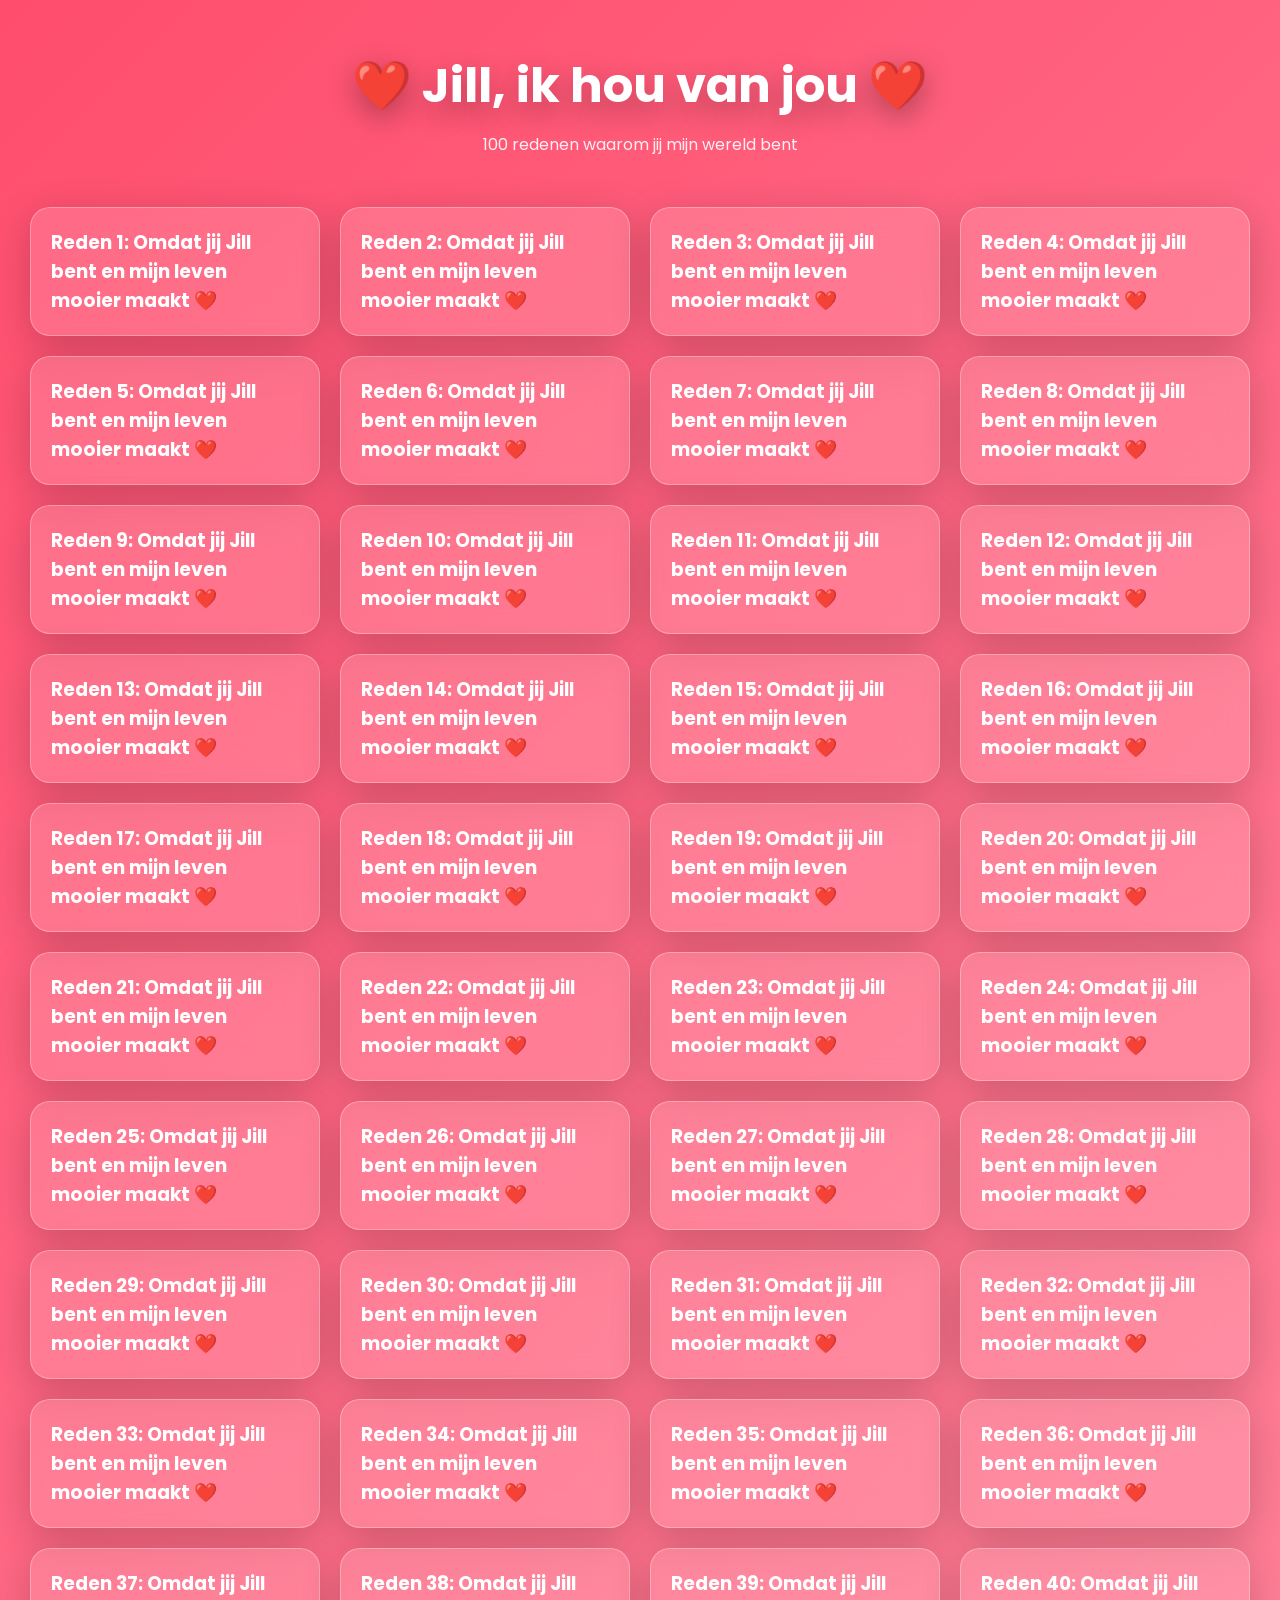
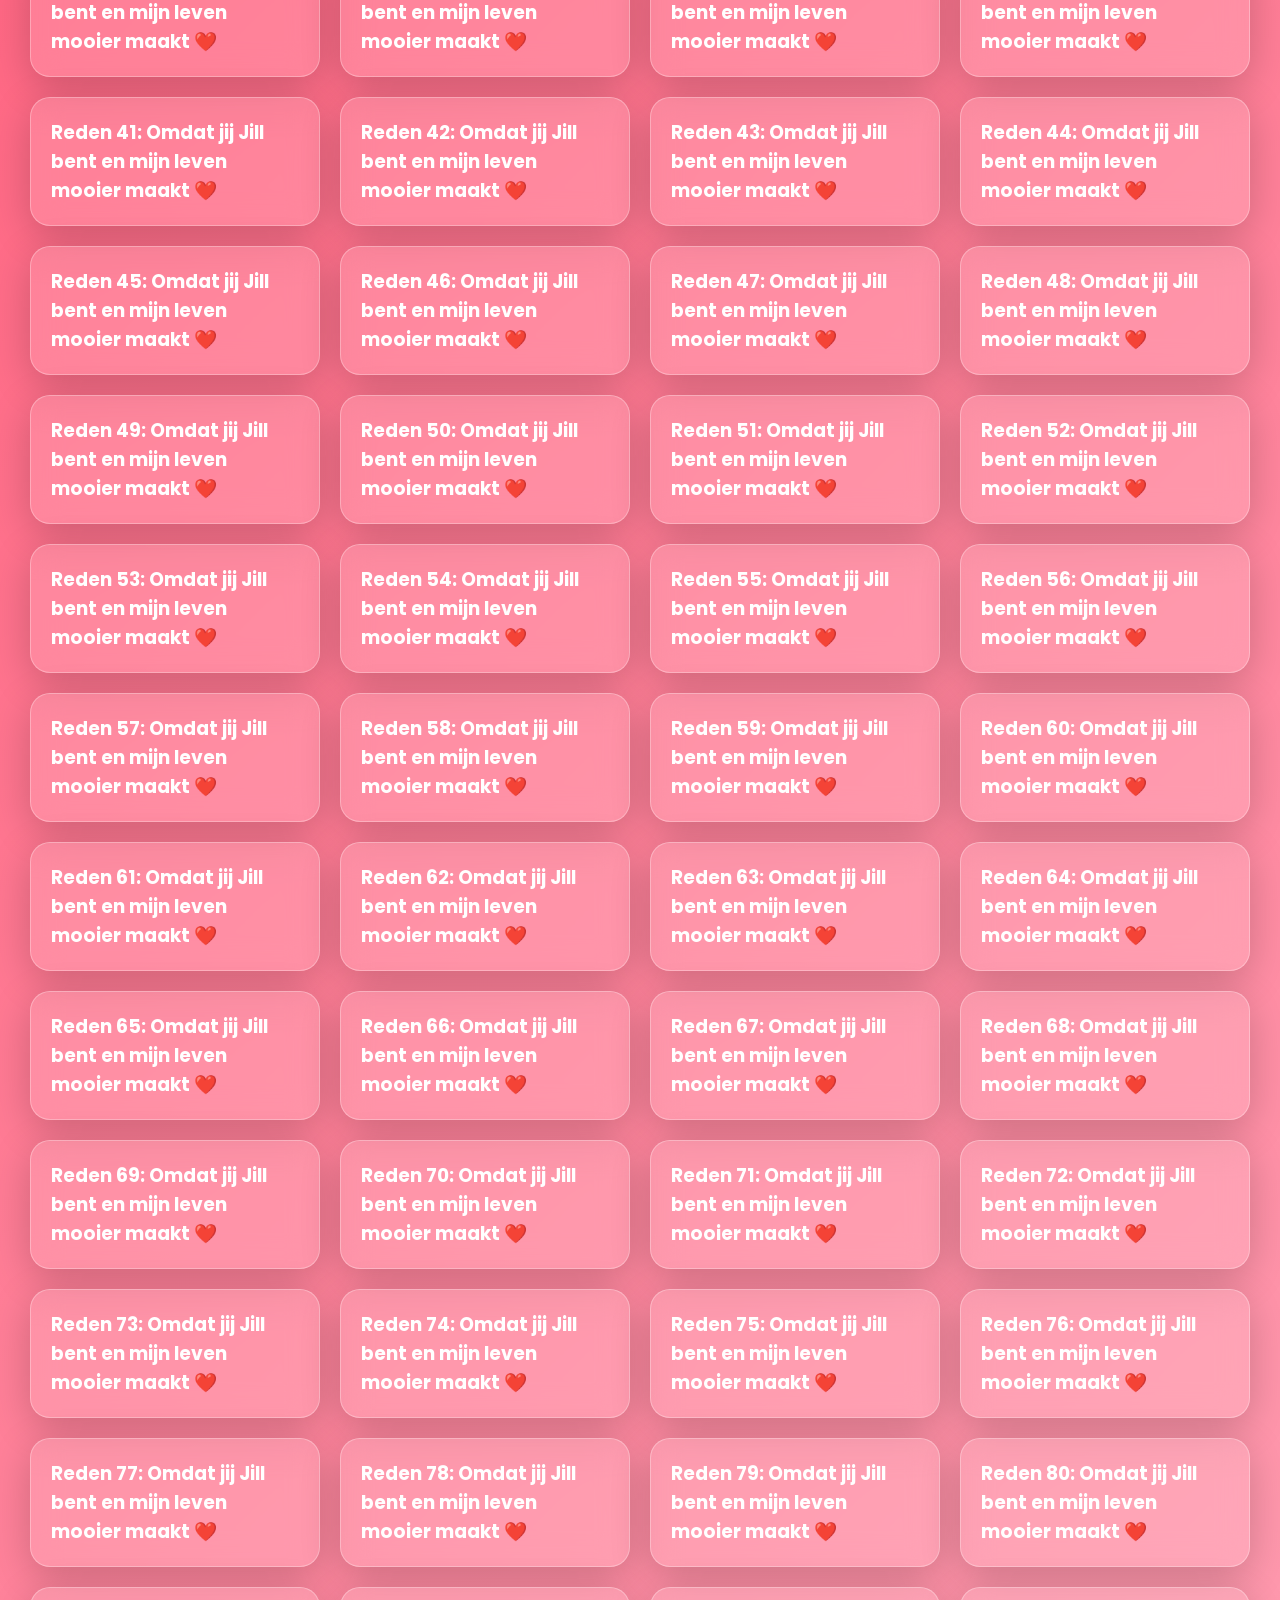
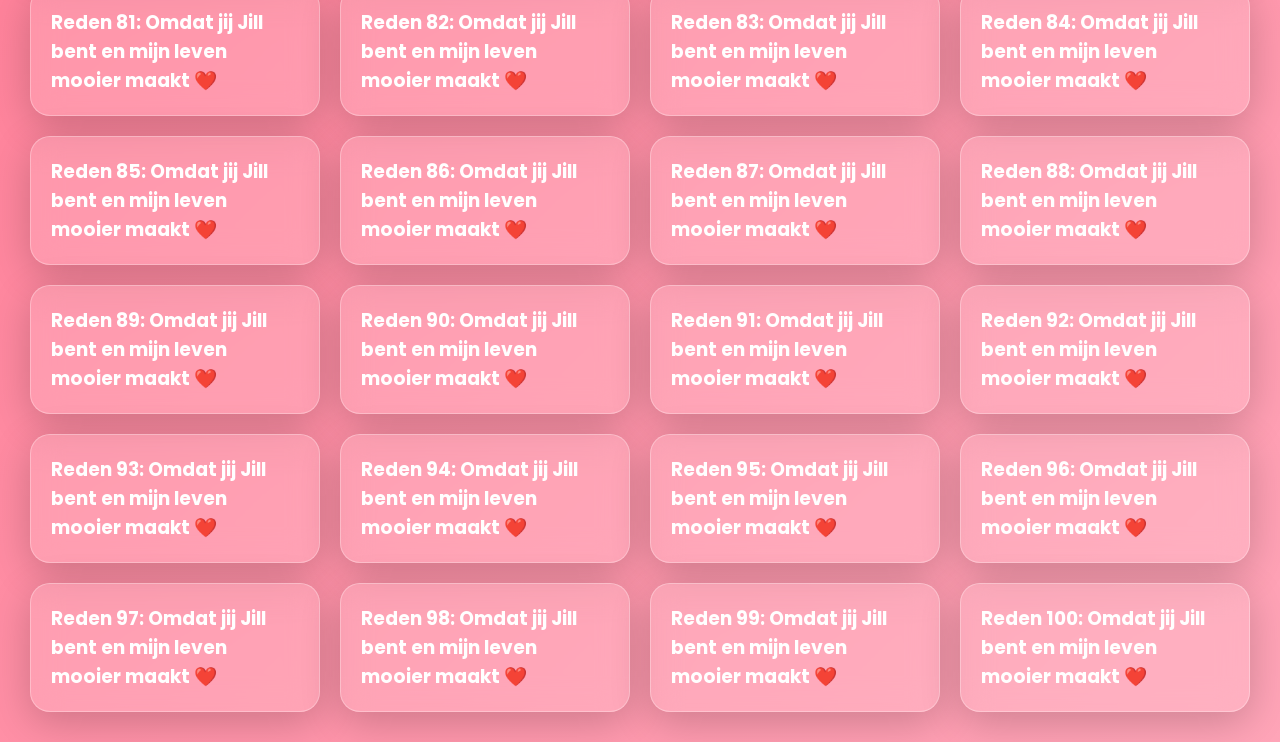
<file: voor mijn prachtige vriendin/index.HTML>
<!DOCTYPE html>
<html lang="nl">
<head>
<meta charset="UTF-8">
<meta name="viewport" content="width=device-width, initial-scale=1.0">
<title>100 Redenen Waarom Ik Van Jill Hou</title>
<link rel="stylesheet" href="style.css">
<link rel="manifest" href="manifest.json">
<meta name="theme-color" content="#ff2e63">

<!-- iPhone support -->
<link rel="apple-touch-icon" href="icon.png">
<meta name="apple-mobile-web-app-capable" content="yes">
</head>

<script>
if ("serviceWorker" in navigator) {
  navigator.serviceWorker.register("./sw.js");
}
</script>

<body>

<div class="hero">
  <h1>❤️ Jill, ik hou van jou ❤️</h1>
  <p>100 redenen waarom jij mijn wereld bent</p>
</div>

<main id="grid"></main>

<div id="overlay"></div>

<script src="script.js"></script>
</body>
</html>
</file>
<file: voor mijn prachtige vriendin/style.css>
@import url('https://fonts.googleapis.com/css2?family=Poppins:wght@300;400;600;700&display=swap');

*{
  margin:0;
  padding:0;
  box-sizing:border-box;
}

body{
  font-family:'Poppins',sans-serif;
  min-height:100vh;
  overflow-x:hidden;
  color:#fff;

  /* ANIMATED BACKGROUND */
  background: linear-gradient(-45deg,#ff4d6d,#ff8fa3,#ffc2d1,#ff4d6d);
  background-size:400% 400%;
  animation: gradientBG 12s ease infinite;
}

/* BACKGROUND ANIMATION */
@keyframes gradientBG{
  0%{background-position:0% 50%;}
  50%{background-position:100% 50%;}
  100%{background-position:0% 50%;}
}

/* HERO */
.hero{
  text-align:center;
  padding:50px 20px 20px;
}

.hero h1{
  font-size:3rem;
  text-shadow:0 10px 30px rgba(0,0,0,.3);
  animation: popIn 1s ease;
}

.hero p{
  margin-top:10px;
  opacity:.9;
}

/* GRID */
main{
  display:grid;
  grid-template-columns:repeat(auto-fit,minmax(260px,1fr));
  gap:20px;
  padding:30px;
}

/* CARD GLASS STYLE */
.card{
  background:rgba(255,255,255,.15);
  backdrop-filter: blur(15px);
  border:1px solid rgba(255,255,255,.3);
  padding:20px;
  border-radius:20px;
  cursor:pointer;
  transition:.4s ease;
  box-shadow:0 10px 40px rgba(0,0,0,.2);

  animation: floatCard 6s ease-in-out infinite;
}

.card:hover{
  transform:translateY(-10px) scale(1.03);
  box-shadow:0 20px 60px rgba(255,0,100,.4);
}

/* floating card movement */
@keyframes floatCard{
  0%{transform:translateY(0px);}
  50%{transform:translateY(-8px);}
  100%{transform:translateY(0px);}
}

/* DETAIL PAGE */
.detail-page{
  display:flex;
  justify-content:center;
  align-items:center;
  min-height:100vh;
}

.detail-card{
  width:90%;
  max-width:600px;
  background:rgba(255,255,255,.15);
  backdrop-filter: blur(20px);
  border:1px solid rgba(255,255,255,.3);
  padding:30px;
  border-radius:25px;
  text-align:center;
  animation: popIn .6s ease;
  box-shadow:0 20px 80px rgba(0,0,0,.3);
}

.detail-card img{
  width:100%;
  border-radius:20px;
  margin-top:20px;
  box-shadow:0 10px 40px rgba(0,0,0,.3);
}

button{
  margin-top:20px;
  padding:12px 25px;
  border:none;
  border-radius:12px;
  background:white;
  color:#ff2e63;
  font-weight:bold;
  cursor:pointer;
  transition:.3s;
}

button:hover{
  transform:scale(1.1);
}

/* HEARTS */
.heart{
  position:fixed;
  bottom:-20px;
  font-size:20px;
  animation: floatUp 6s linear forwards;
  pointer-events:none;
  filter: drop-shadow(0 0 10px rgba(255,0,100,.7));
}

/* HEART FLOAT */
@keyframes floatUp{
  0%{
    transform:translateY(0) scale(1) rotate(0deg);
    opacity:1;
  }
  100%{
    transform:translateY(-110vh) scale(1.5) rotate(360deg);
    opacity:0;
  }
}

/* POP ANIMATION */
@keyframes popIn{
  from{opacity:0; transform:scale(.8);}
  to{opacity:1; transform:scale(1);}
}

/* MOBILE */
@media(max-width:768px){
  .hero h1{
    font-size:2rem;
  }

  main{
    padding:15px;
  }
}
</file>
